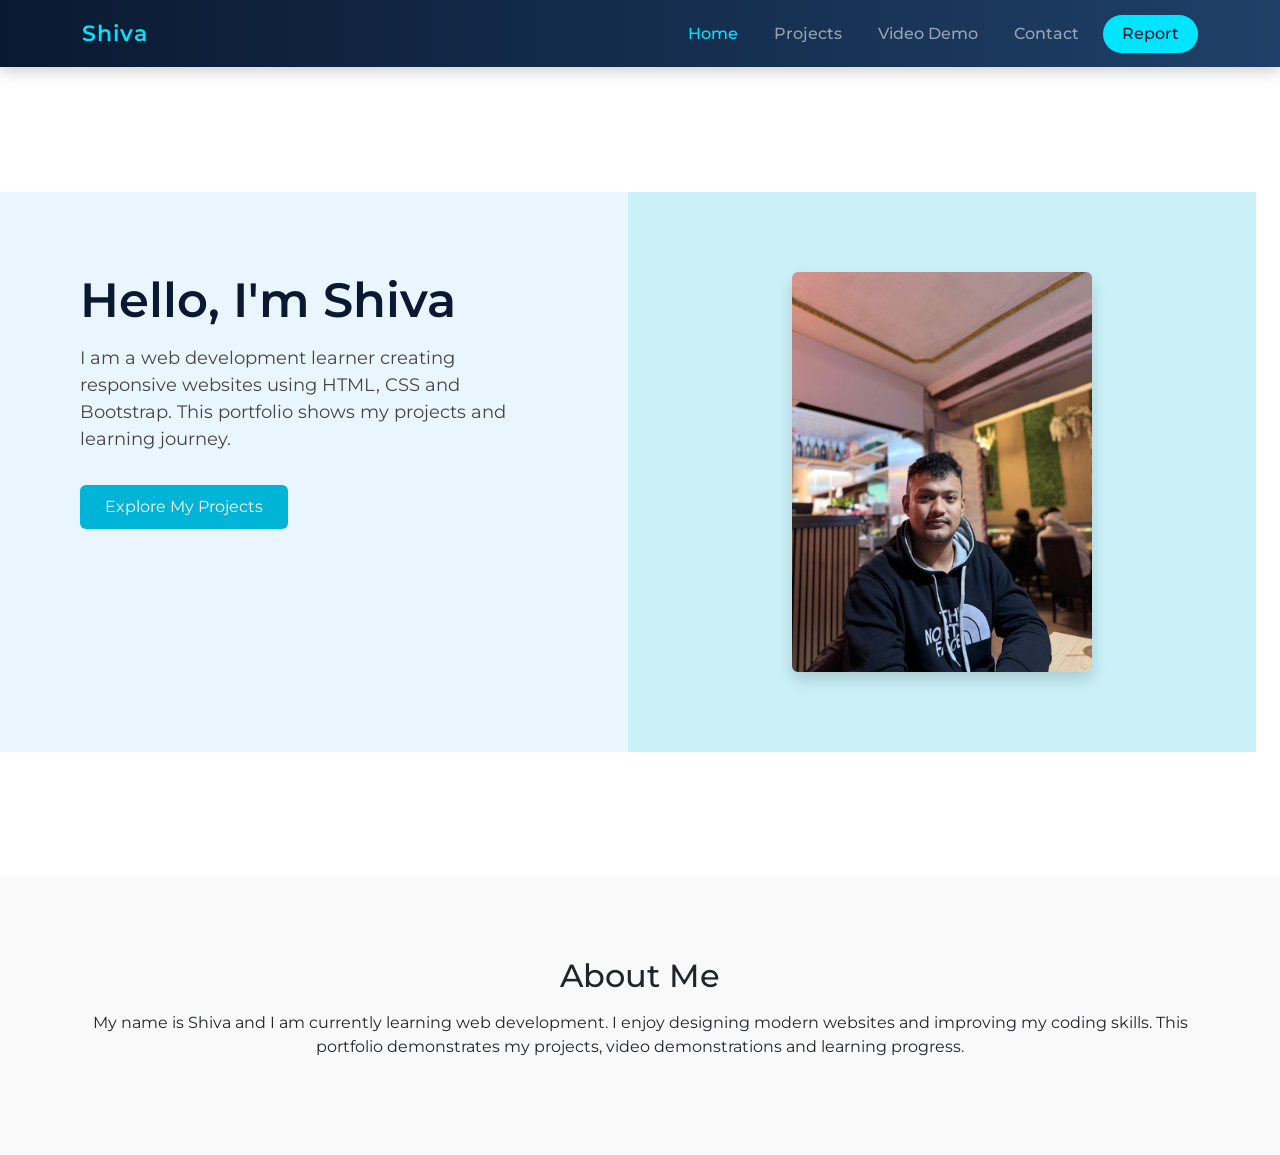
<file: index.html>
<!DOCTYPE html>
<html lang="en">
<head>
<meta charset="UTF-8">
<meta name="viewport" content="width=device-width, initial-scale=1.0">
<title>Shiva Portfolio</title>

<link href="https://cdn.jsdelivr.net/npm/bootstrap@5.3.0/dist/css/bootstrap.min.css" rel="stylesheet">

<link href="https://fonts.googleapis.com/css2?family=Montserrat:wght@300;400;600&display=swap" rel="stylesheet">

<style>

body{
font-family:'Montserrat', sans-serif;
margin:0;
}

/* ===== ADVANCED NAVBAR ===== */


.custom-navbar{
background: linear-gradient(90deg,#0a1931,#1f4068);
padding:12px 0;
box-shadow:0 4px 15px rgba(0,0,0,0.2);
}

.logo{
color:#00e5ff !important;
font-size:22px;
font-weight:600;
letter-spacing:1px;
}

.nav-hover{
position:relative;
margin-left:20px;
font-weight:500;
}

/* hover underline animation */

.nav-hover::after{
content:'';
position:absolute;
width:0%;
height:2px;
left:0;
bottom:-4px;
background:#00e5ff;
transition:0.3s;
}

.nav-hover:hover::after{
width:100%;
}

.nav-hover:hover{
color:#00e5ff !important;
}

.nav-link.active{
color:#00e5ff !important;
}

/* report button */

.btn-report{
background:#00e5ff;
color:#0a1931;
border-radius:25px;
padding:6px 18px;
font-weight:500;
}

.btn-report:hover{
background:#00bcd4;
color:white;
}

/* ===== HERO SECTION ===== */

.hero{
min-height:90vh;
display:flex;
align-items:center;
}

.left-side{
background:#eaf6ff;
padding:80px;
}

.right-side{
background:#caf0f8;
text-align:center;
padding:80px;
}

.hero h1{
font-size:48px;
font-weight:600;
color:#0a1931;
}

.hero p{
margin-top:15px;
font-size:18px;
color:#444;
}

/* buttons */

.btn-main{
background:#00b4d8;
color:white;
border:none;
padding:10px 25px;
}

.btn-main:hover{
background:#0096c7;
}

/* ===== ABOUT ===== */

.about{
padding:80px 0;
background:#f9f9f9;
}

/* ===== FOOTER ===== */

footer{
background:#0a1931;
color:white;
}

</style>
</head>

<body>

<!-- NAVBAR -->

<nav class="navbar navbar-expand-lg navbar-dark custom-navbar sticky-top">

<div class="container">

<a class="navbar-brand logo" href="#">Shiva</a>

<button class="navbar-toggler" type="button" data-bs-toggle="collapse" data-bs-target="#menu">
<span class="navbar-toggler-icon"></span>
</button>

<div class="collapse navbar-collapse" id="menu">

<ul class="navbar-nav ms-auto align-items-lg-center">

<li class="nav-item">
<a class="nav-link nav-hover active" href="index.html">Home</a>
</li>

<li class="nav-item">
<a class="nav-link nav-hover" href="project.html">Projects</a>
</li>

<li class="nav-item">
<a class="nav-link nav-hover" href="videoDemo.html">Video Demo</a>
</li>

<li class="nav-item">
<a class="nav-link nav-hover" href="contact.html">Contact</a>
</li>

<li class="nav-item ms-lg-3">
<a class="btn btn-report" href="report.html">Report</a>
</li>

</ul>

</div>
</div>
</nav>


<!-- HERO SECTION -->

<div class="container-fluid hero">

<div class="row w-100">

<div class="col-md-6 left-side">

<h1>Hello, I'm Shiva</h1>

<p>
I am a web development learner creating responsive websites using HTML, CSS and Bootstrap.
This portfolio shows my projects and learning journey.
</p>

<a href="project.html" class="btn btn-main mt-3">Explore My Projects</a>

</div>


<div class="col-md-6 right-side">

<img src="homepage.jpeg" class="img-fluid rounded shadow" width="300" alt="Portfolio homepage image">

</div>

</div>

</div>


<!-- ABOUT -->

<section class="about">

<div class="container">

<div class="row">

<div class="col-md-12 text-center">

<h2>About Me</h2>

<p class="mt-3">
My name is Shiva and I am currently learning web development.
I enjoy designing modern websites and improving my coding skills.
This portfolio demonstrates my projects, video demonstrations and learning progress.
</p>

</div>

</div>

</div>

</section>


<!-- FOOTER -->




<script src="https://cdn.jsdelivr.net/npm/bootstrap@5.3.0/dist/js/bootstrap.bundle.min.js"></script>

</body>
</html>
</file>
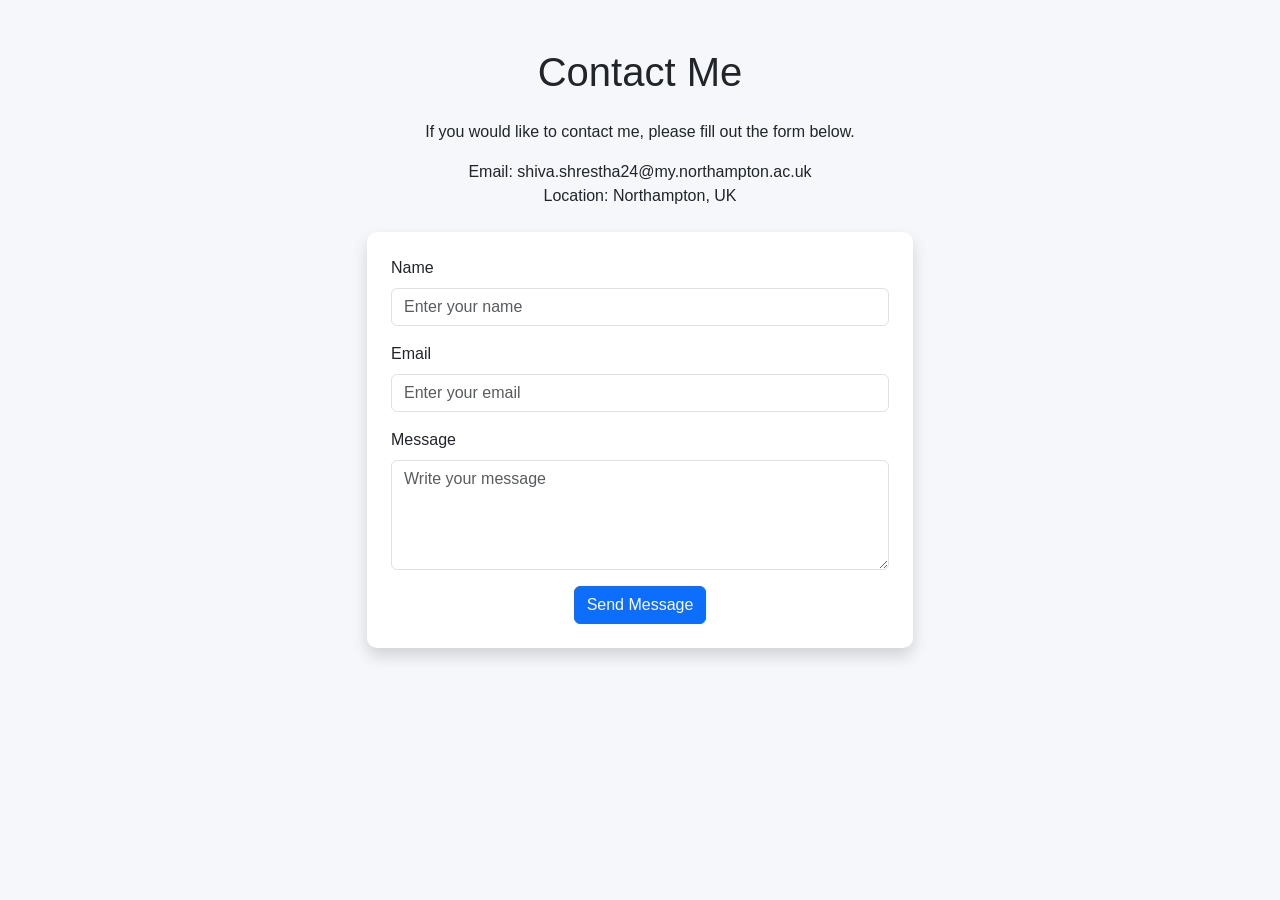
<file: contact.html>
<!DOCTYPE html>

<html lang="en">

<head>
<meta charset="UTF-8">
<meta name="viewport" content="width=device-width, initial-scale=1.0">

<title>Contact | Shiva Portfolio</title>

<link href="https://cdn.jsdelivr.net/npm/bootstrap@5.3.0/dist/css/bootstrap.min.css" rel="stylesheet">

<link rel="stylesheet" href="css/style.css">

</head>

<body>

<div class="container mt-5">

<h1 class="text-center mb-4">Contact Me</h1>

<p class="text-center">
If you would like to contact me, please fill out the form below.
</p>

<p class="text-center">
Email: shiva.shrestha24@my.northampton.ac.uk <br>
Location: Northampton, UK
</p>

<div class="row justify-content-center mt-4">

<div class="col-md-6">

<div class="card p-4 shadow">

<form action="mailto:shiva.shrestha24@my.northampton.ac.uk" method="post" enctype="text/plain">

<div class="mb-3">
<label class="form-label">Name</label>
<input type="text" class="form-control" placeholder="Enter your name" required>
</div>

<div class="mb-3">
<label class="form-label">Email</label>
<input type="email" class="form-control" placeholder="Enter your email" required>
</div>

<div class="mb-3">
<label class="form-label">Message</label>
<textarea class="form-control" rows="4" placeholder="Write your message" required></textarea>
</div>

<div class="text-center">
<button type="submit" class="btn btn-primary">Send Message</button>
</div>

</form>

</div>

</div>

</div>

</div>

</body>

</html>
</file>
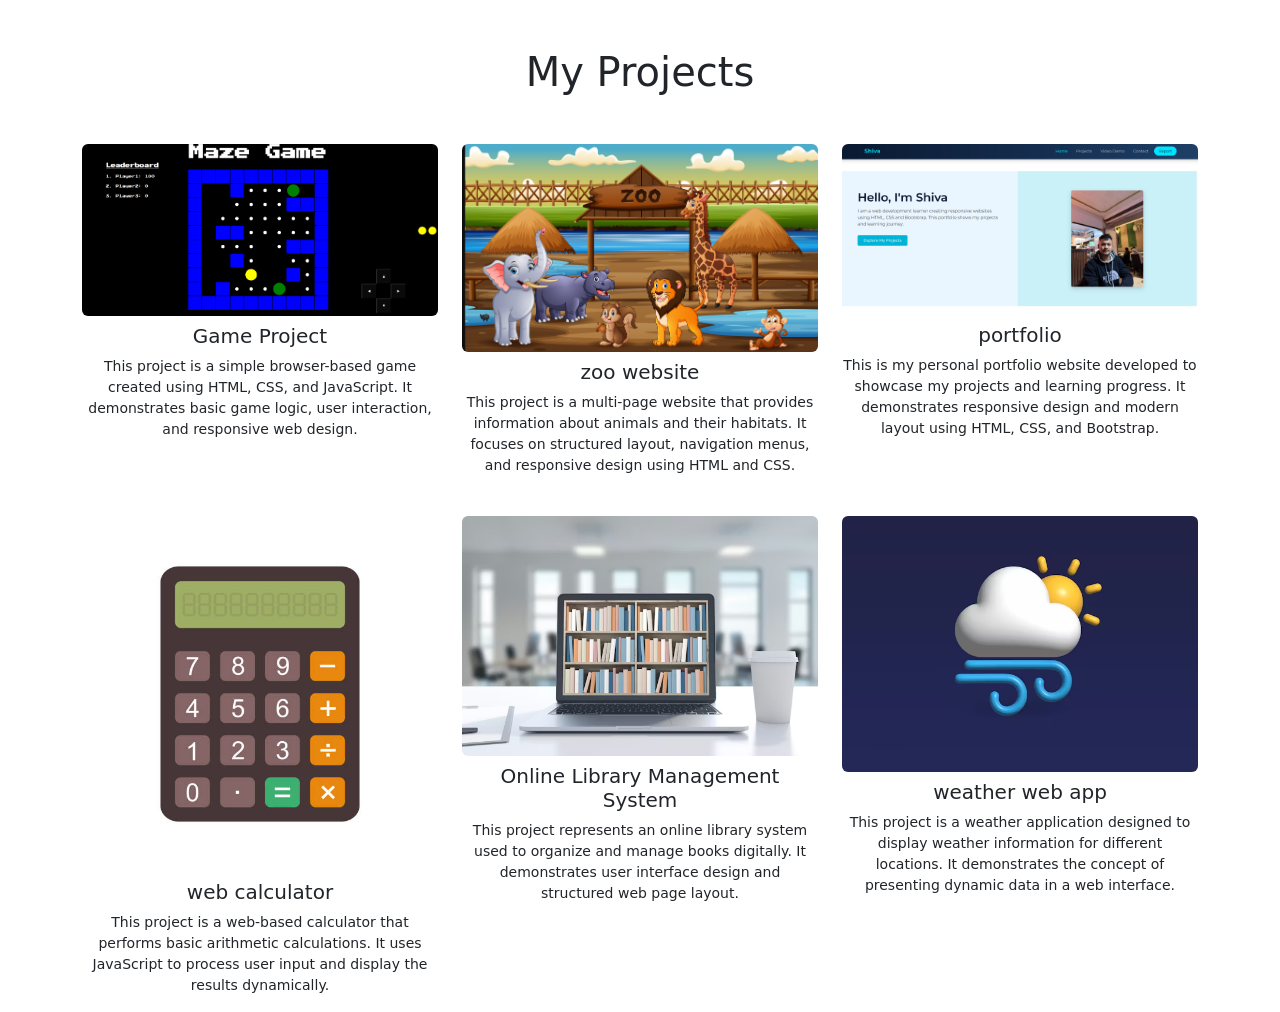
<file: project.html>
<!DOCTYPE html>
<html lang="en">

<head>
<meta charset="UTF-8">
<meta name="viewport" content="width=device-width, initial-scale=1.0">

<title>Projects</title>

<link href="https://cdn.jsdelivr.net/npm/bootstrap@5.3.0/dist/css/bootstrap.min.css" rel="stylesheet">

</head>

<body>

<h1 class="text-center mt-5">My Projects</h1>

<div class="container mt-5">

<div class="row g-4">

<div class="col-md-4">
<img src="images/game.png" class="img-fluid rounded" alt="Game Project">
<h5 class="mt-2 text-center">Game Project</h5>
<p class="text-center small">
This project is a simple browser-based game created using HTML, CSS, and JavaScript. 
It demonstrates basic game logic, user interaction, and responsive web design.
</p>
</div>

<div class="col-md-4">
<img src="images/zoo.png" class="img-fluid rounded" alt="zoo website">
<h5 class="mt-2 text-center">zoo website</h5>
<p class="text-center small">
This project is a multi-page website that provides information about animals and their habitats. 
It focuses on structured layout, navigation menus, and responsive design using HTML and CSS.
</p>
</div>

<div class="col-md-4">
<img src="images/portfolio.png" class="img-fluid rounded"alt="portfolio">
<h5 class="mt-2 text-center">portfolio</h5>
<p class="text-center small">
This is my personal portfolio website developed to showcase my projects and learning progress. 
It demonstrates responsive design and modern layout using HTML, CSS, and Bootstrap.
</p>
</div>

<div class="col-md-4">
<img src="images/calculator.png" class="img-fluid rounded"alt="web calculator">
<h5 class="mt-2 text-center">web calculator</h5>
<p class="text-center small">
This project is a web-based calculator that performs basic arithmetic calculations. 
It uses JavaScript to process user input and display the results dynamically.
</p>
</div>

<div class="col-md-4">
<img src="images/OLMS.png" class="img-fluid rounded"alt="Online Library Management System">
<h5 class="mt-2 text-center">Online Library Management System</h5>
<p class="text-center small">
This project represents an online library system used to organize and manage books digitally. 
It demonstrates user interface design and structured web page layout.
</p>
</div>

<div class="col-md-4">
<img src="images/weather.png" class="img-fluid rounded"alt="weather web app">
<h5 class="mt-2 text-center">weather web app</h5>
<p class="text-center small">
This project is a weather application designed to display weather information for different locations. 
It demonstrates the concept of presenting dynamic data in a web interface.
</p>
</div>

</div>

</div>

</body>
</html>
</file>
<file: css/style.css>
body{
font-family: 'Montserrat', sans-serif;
background:#f5f7fa;
margin:0;
}

.project-img{
height:200px;
width:100%;
object-fit:cover;
}

.card{
border:none;
border-radius:10px;
transition:0.3s;
}

.card:hover{
transform:translateY(-5px);
transition:0.3s;
box-shadow:0 6px 20px rgba(0,0,0,0.15);
}
</file>
